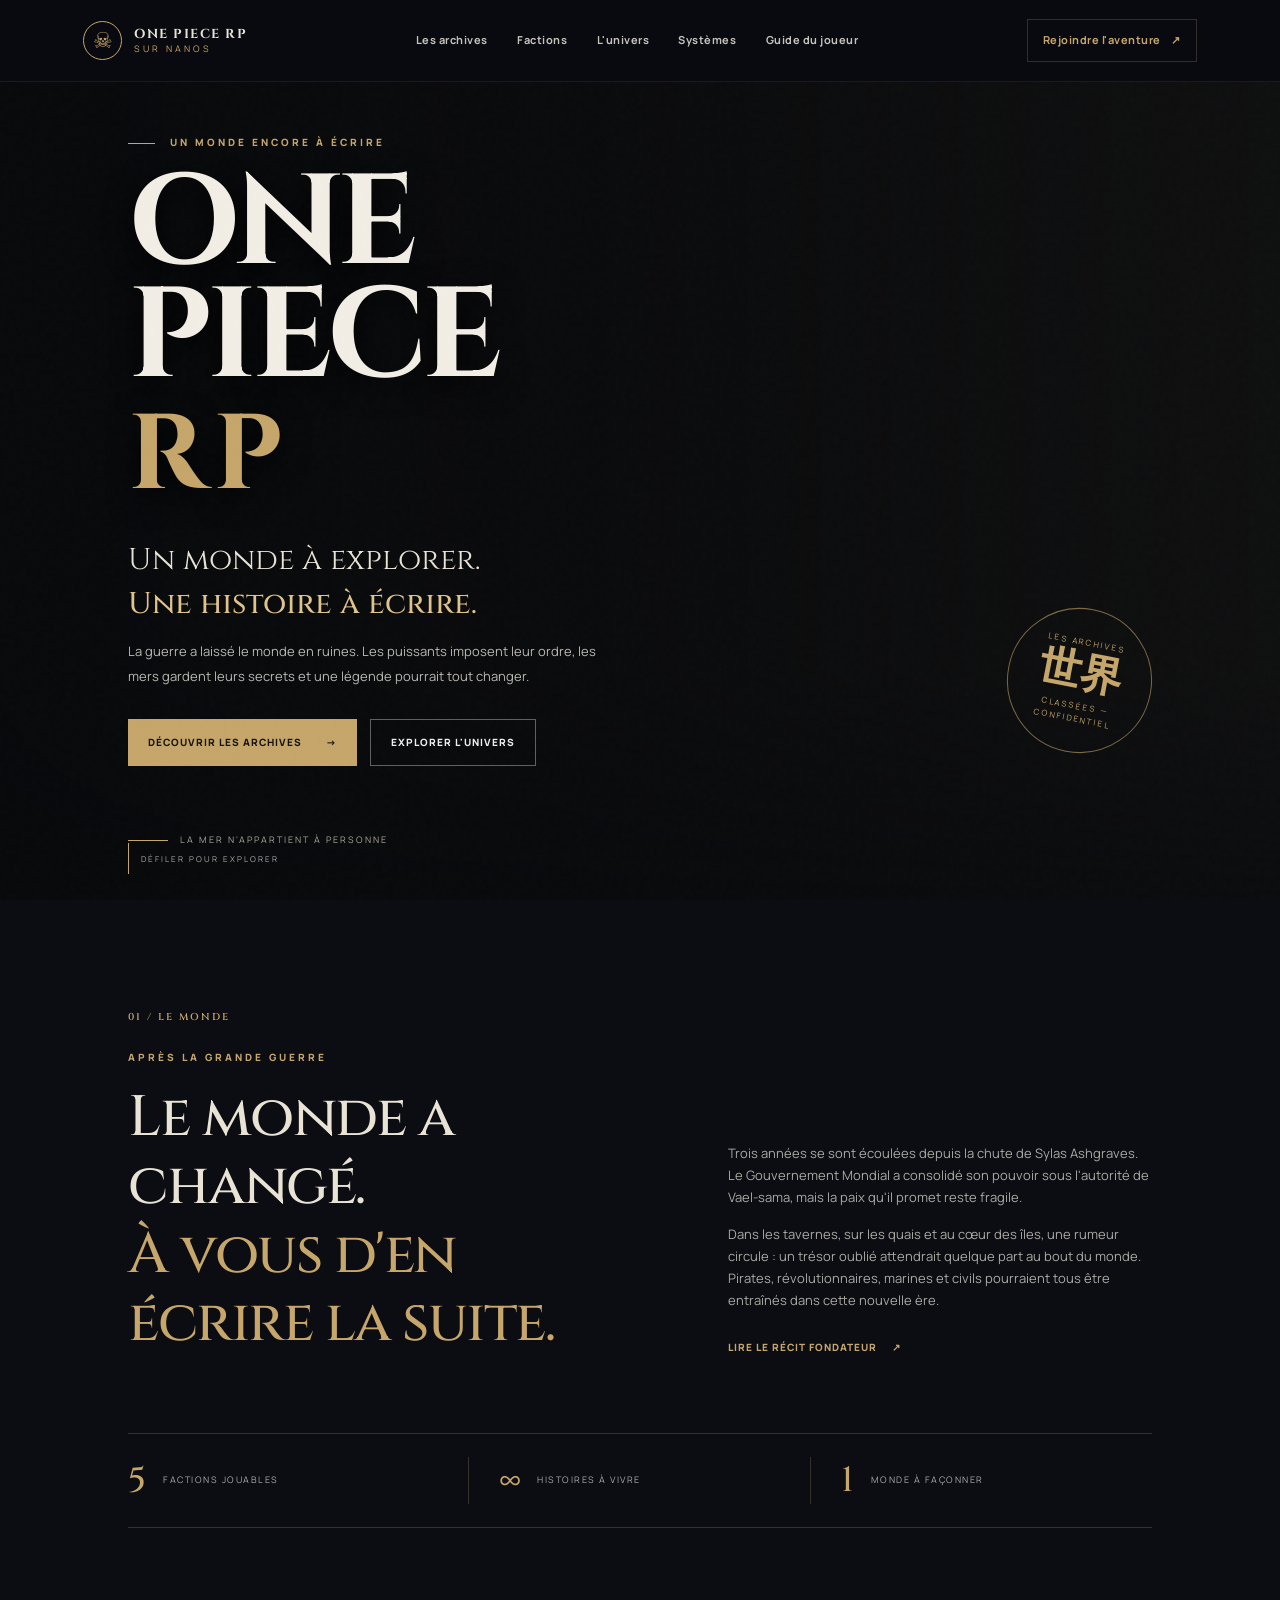
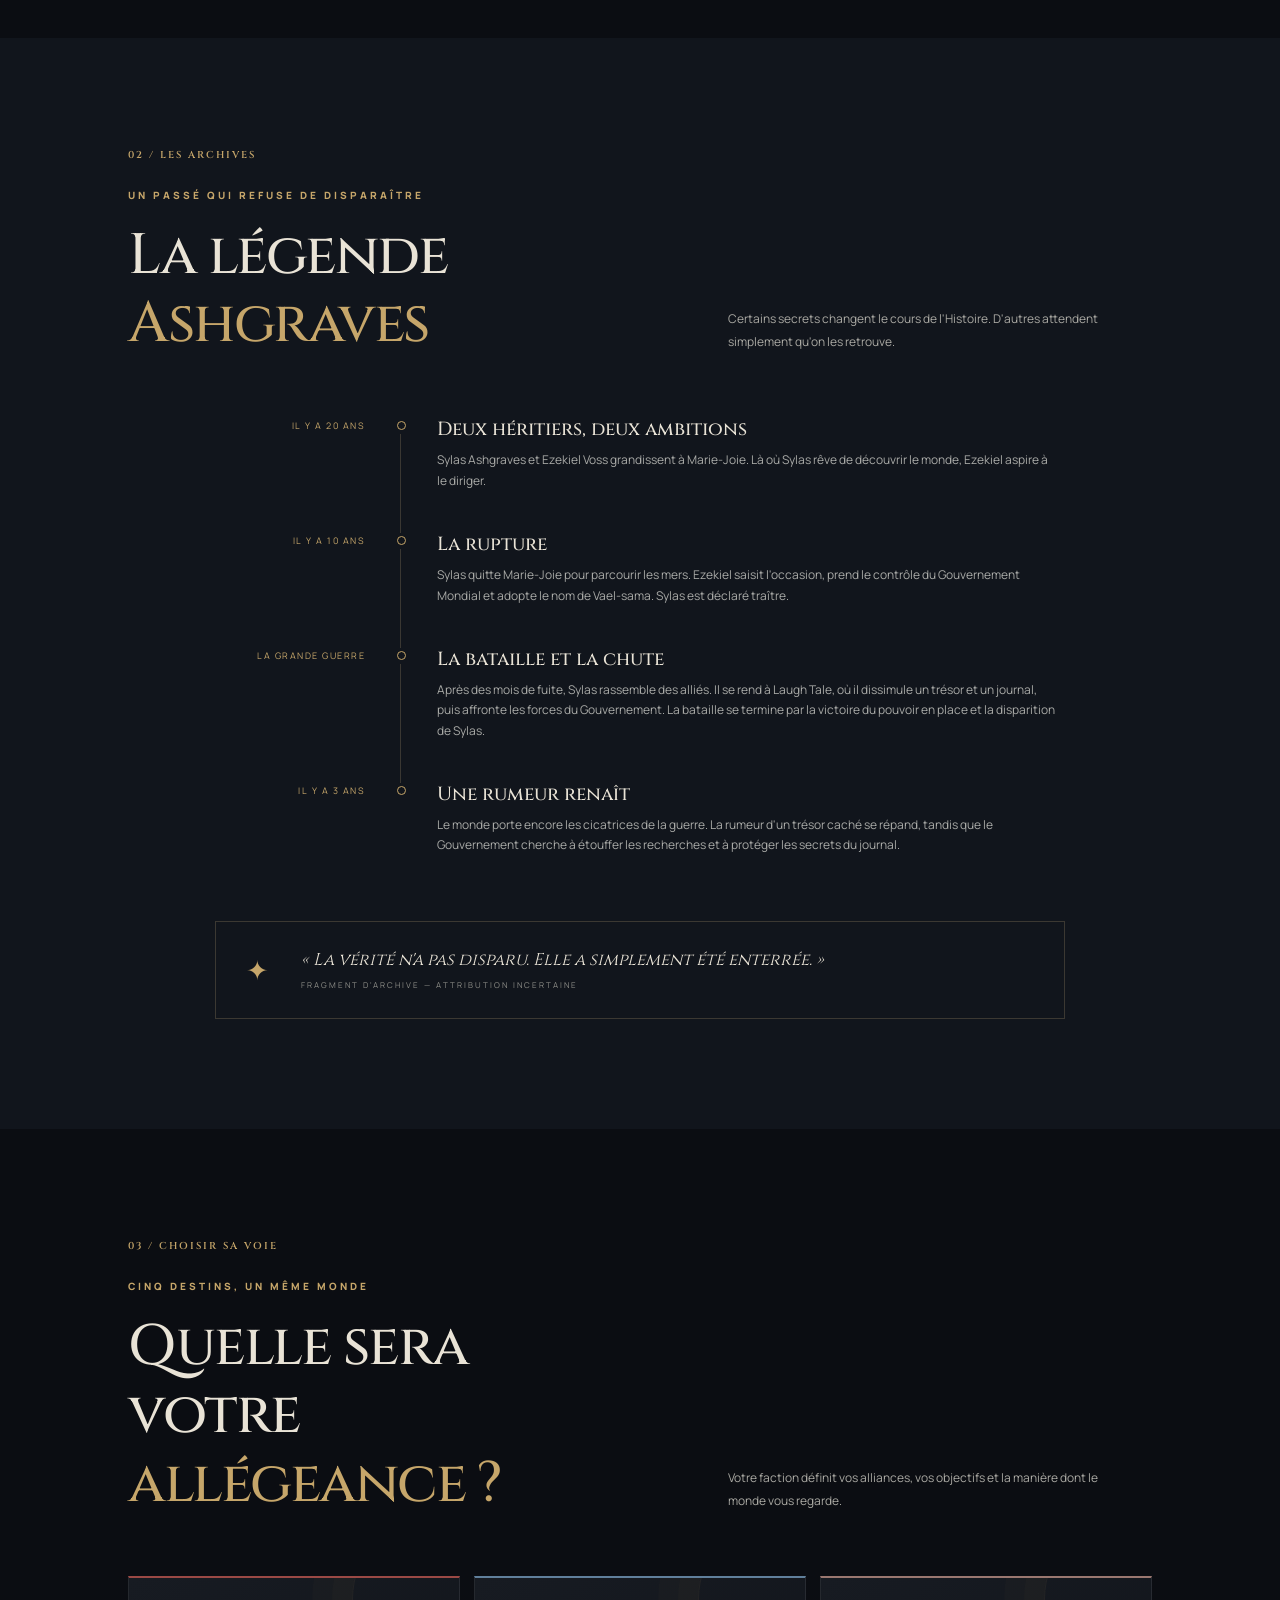
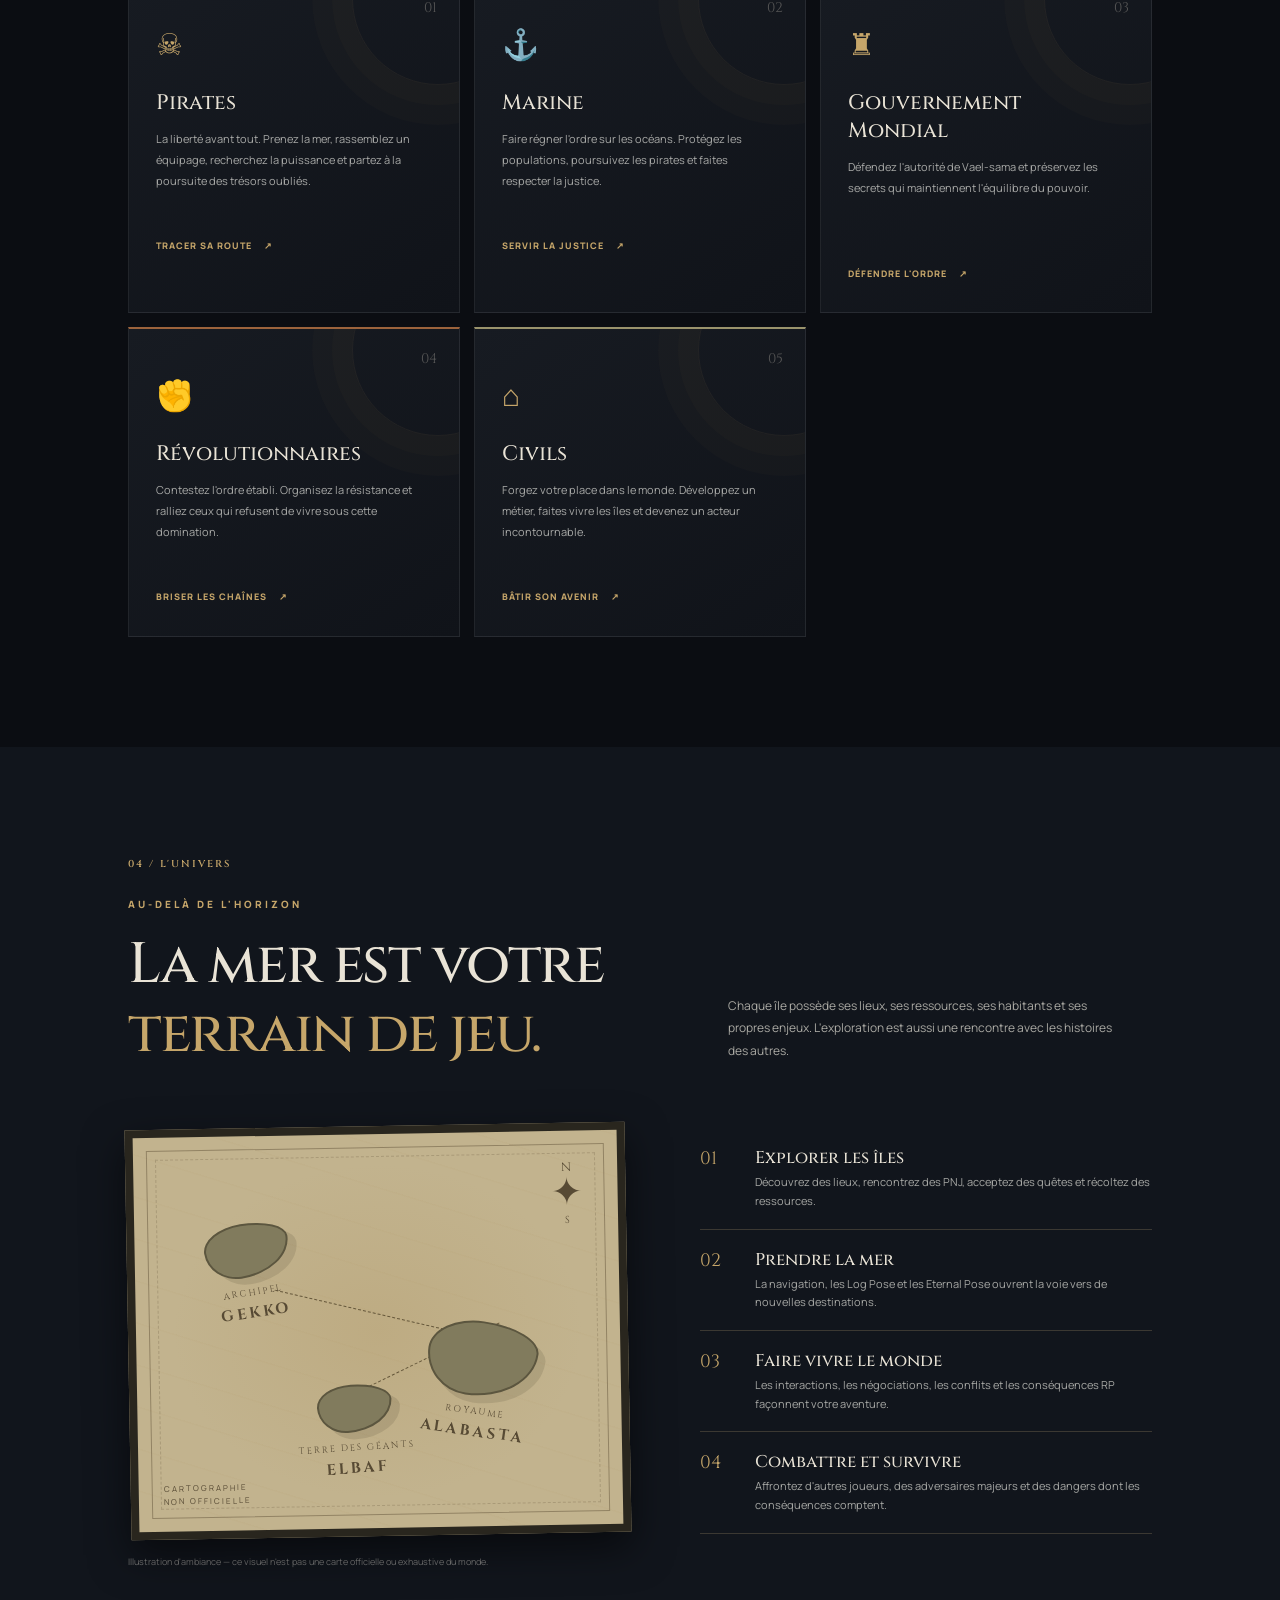
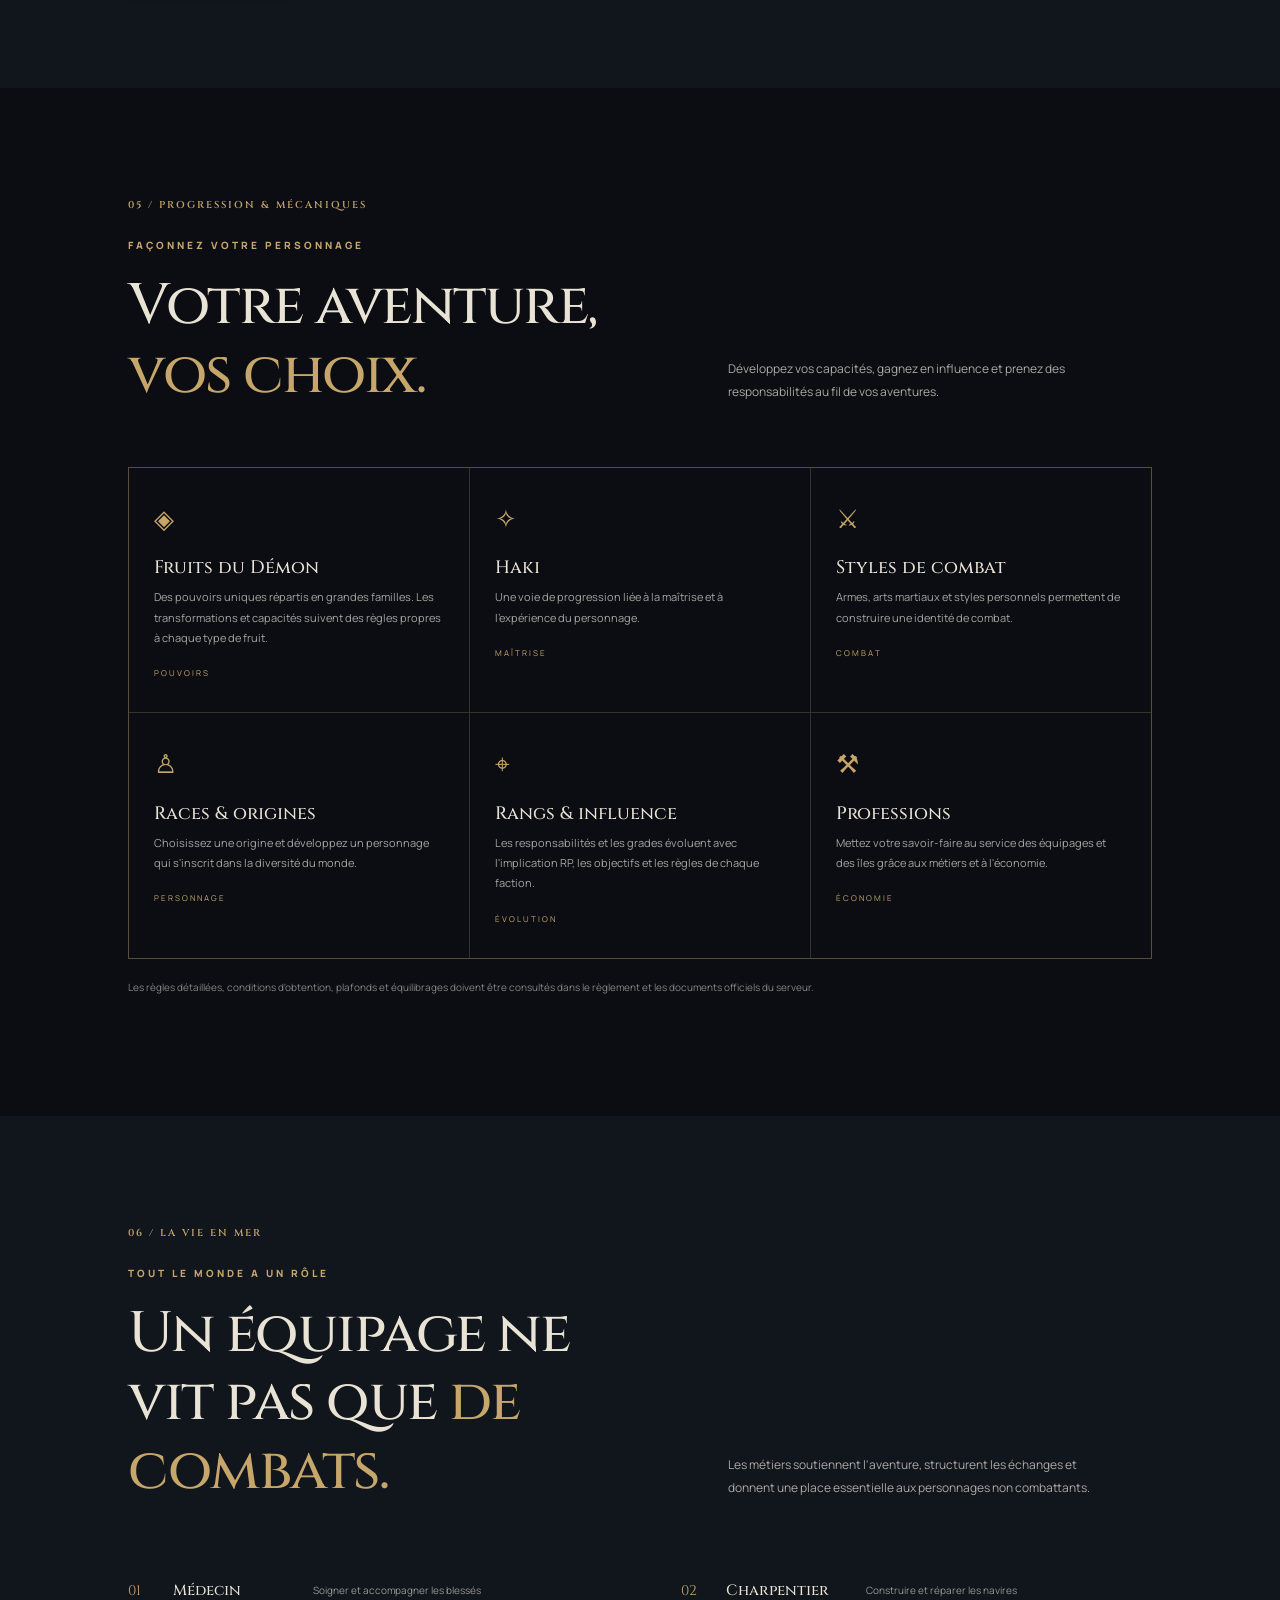
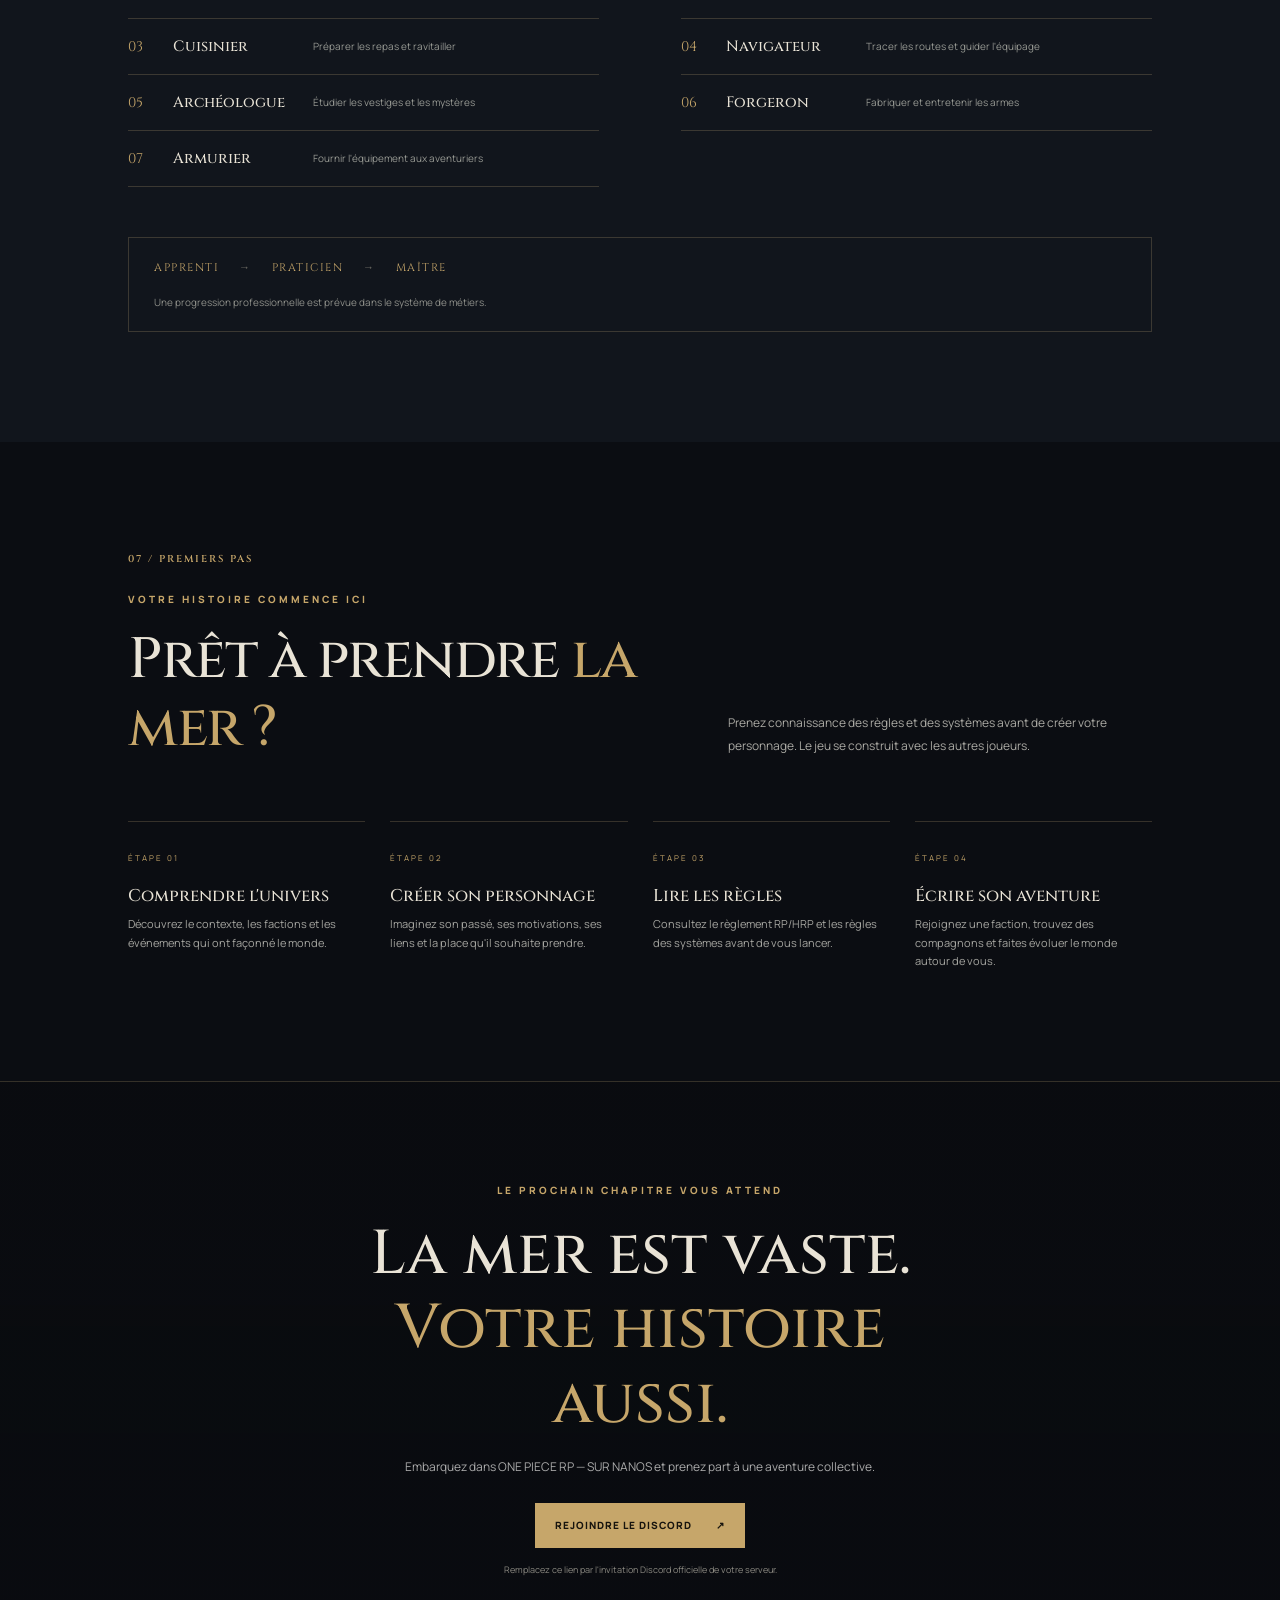
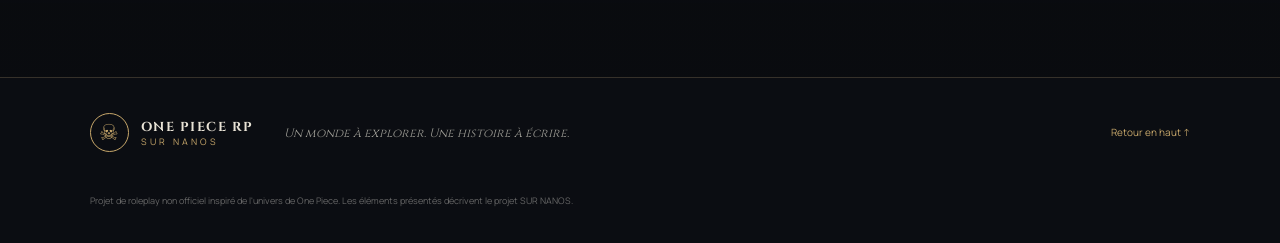
<file: one-piece-rp-site/one-piece-rp-site/index.html>
<!DOCTYPE html>
<html lang="fr">
<head>
  <meta charset="UTF-8" />
  <meta name="viewport" content="width=device-width, initial-scale=1.0" />
  <meta name="description" content="ONE PIECE RP — SUR NANOS. Un monde à explorer. Une histoire à écrire." />
  <meta name="theme-color" content="#0b0d12" />
  <title>ONE PIECE RP — SUR NANOS</title>
  <link rel="preconnect" href="https://fonts.googleapis.com">
  <link rel="preconnect" href="https://fonts.gstatic.com" crossorigin>
  <link href="https://fonts.googleapis.com/css2?family=Cinzel:wght@400;500;600;700;800&family=Manrope:wght@400;500;600;700;800&display=swap" rel="stylesheet">
  <link rel="stylesheet" href="style.css" />
</head>
<body>
  <div class="grain" aria-hidden="true"></div>
  <header class="site-header">
    <a class="brand" href="#accueil" aria-label="Accueil">
      <span class="brand-mark">☠</span>
      <span><strong>ONE PIECE RP</strong><small>SUR NANOS</small></span>
    </a>
    <button class="menu-toggle" aria-label="Ouvrir le menu" aria-expanded="false">☰</button>
    <nav class="main-nav" aria-label="Navigation principale">
      <a href="#lore">Les archives</a>
      <a href="#factions">Factions</a>
      <a href="#univers">L'univers</a>
      <a href="#systemes">Systèmes</a>
      <a href="#guide">Guide du joueur</a>
    </nav>
    <a class="nav-cta" href="#rejoindre">Rejoindre l'aventure <span>↗</span></a>
  </header>

  <main>
    <section class="hero" id="accueil">
      <div class="hero-backdrop"></div>
      <div class="hero-content">
        <p class="eyebrow"><span></span> UN MONDE ENCORE À ÉCRIRE</p>
        <h1>ONE PIECE<br><em>RP</em></h1>
        <p class="hero-subtitle">Un monde à explorer.<br><strong>Une histoire à écrire.</strong></p>
        <p class="hero-copy">La guerre a laissé le monde en ruines. Les puissants imposent leur ordre, les mers gardent leurs secrets et une légende pourrait tout changer.</p>
        <div class="hero-actions">
          <a class="button button-gold" href="#lore">Découvrir les archives <span>→</span></a>
          <a class="button button-ghost" href="#univers">Explorer l'univers</a>
        </div>
        <div class="hero-note"><span class="note-line"></span> LA MER N'APPARTIENT À PERSONNE</div>
      </div>
      <div class="hero-stamp"><span>LES ARCHIVES</span><b>世界</b><small>CLASSÉES — CONFIDENTIEL</small></div>
      <a class="scroll-cue" href="#intro"><span></span> DÉFILER POUR EXPLORER</a>
    </section>

    <section class="intro section" id="intro">
      <div class="section-kicker">01 / LE MONDE</div>
      <div class="intro-grid">
        <div>
          <p class="eyebrow">APRÈS LA GRANDE GUERRE</p>
          <h2>Le monde a changé.<br><em>À vous d'en écrire la suite.</em></h2>
        </div>
        <div class="intro-text">
          <p>Trois années se sont écoulées depuis la chute de Sylas Ashgraves. Le Gouvernement Mondial a consolidé son pouvoir sous l'autorité de Vael-sama, mais la paix qu'il promet reste fragile.</p>
          <p>Dans les tavernes, sur les quais et au cœur des îles, une rumeur circule : un trésor oublié attendrait quelque part au bout du monde. Pirates, révolutionnaires, marines et civils pourraient tous être entraînés dans cette nouvelle ère.</p>
          <a class="text-link" href="#lore">Lire le récit fondateur <span>↗</span></a>
        </div>
      </div>
      <div class="stat-strip">
        <div><strong>5</strong><span>FACTIONS JOUABLES</span></div>
        <div><strong>∞</strong><span>HISTOIRES À VIVRE</span></div>
        <div><strong>1</strong><span>MONDE À FAÇONNER</span></div>
      </div>
    </section>

    <section class="lore section section-dark" id="lore">
      <div class="section-heading">
        <div><div class="section-kicker">02 / LES ARCHIVES</div><p class="eyebrow">UN PASSÉ QUI REFUSE DE DISPARAÎTRE</p><h2>La légende <em>Ashgraves</em></h2></div>
        <p class="heading-aside">Certains secrets changent le cours de l'Histoire. D'autres attendent simplement qu'on les retrouve.</p>
      </div>
      <div class="timeline">
        <article class="timeline-item"><span class="timeline-date">IL Y A 20 ANS</span><div class="timeline-marker"></div><div><h3>Deux héritiers, deux ambitions</h3><p>Sylas Ashgraves et Ezekiel Voss grandissent à Marie-Joie. Là où Sylas rêve de découvrir le monde, Ezekiel aspire à le diriger.</p></div></article>
        <article class="timeline-item"><span class="timeline-date">IL Y A 10 ANS</span><div class="timeline-marker"></div><div><h3>La rupture</h3><p>Sylas quitte Marie-Joie pour parcourir les mers. Ezekiel saisit l'occasion, prend le contrôle du Gouvernement Mondial et adopte le nom de Vael-sama. Sylas est déclaré traître.</p></div></article>
        <article class="timeline-item"><span class="timeline-date">LA GRANDE GUERRE</span><div class="timeline-marker"></div><div><h3>La bataille et la chute</h3><p>Après des mois de fuite, Sylas rassemble des alliés. Il se rend à Laugh Tale, où il dissimule un trésor et un journal, puis affronte les forces du Gouvernement. La bataille se termine par la victoire du pouvoir en place et la disparition de Sylas.</p></div></article>
        <article class="timeline-item"><span class="timeline-date">IL Y A 3 ANS</span><div class="timeline-marker"></div><div><h3>Une rumeur renaît</h3><p>Le monde porte encore les cicatrices de la guerre. La rumeur d'un trésor caché se répand, tandis que le Gouvernement cherche à étouffer les recherches et à protéger les secrets du journal.</p></div></article>
      </div>
      <div class="lore-callout"><span class="callout-symbol">✦</span><p>« La vérité n'a pas disparu. Elle a simplement été enterrée. »</p><small>FRAGMENT D'ARCHIVE — ATTRIBUTION INCERTAINE</small></div>
    </section>

    <section class="factions section" id="factions">
      <div class="section-heading">
        <div><div class="section-kicker">03 / CHOISIR SA VOIE</div><p class="eyebrow">CINQ DESTINS, UN MÊME MONDE</p><h2>Quelle sera votre <em>allégeance ?</em></h2></div>
        <p class="heading-aside">Votre faction définit vos alliances, vos objectifs et la manière dont le monde vous regarde.</p>
      </div>
      <div class="faction-grid">
        <article class="faction-card pirate"><div class="faction-number">01</div><div class="faction-icon">☠</div><h3>Pirates</h3><p>La liberté avant tout. Prenez la mer, rassemblez un équipage, recherchez la puissance et partez à la poursuite des trésors oubliés.</p><a href="#guide">Tracer sa route <span>↗</span></a></article>
        <article class="faction-card marine"><div class="faction-number">02</div><div class="faction-icon">⚓</div><h3>Marine</h3><p>Faire régner l'ordre sur les océans. Protégez les populations, poursuivez les pirates et faites respecter la justice.</p><a href="#guide">Servir la justice <span>↗</span></a></article>
        <article class="faction-card government"><div class="faction-number">03</div><div class="faction-icon">♜</div><h3>Gouvernement Mondial</h3><p>Défendez l'autorité de Vael-sama et préservez les secrets qui maintiennent l'équilibre du pouvoir.</p><a href="#guide">Défendre l'ordre <span>↗</span></a></article>
        <article class="faction-card revolution"><div class="faction-number">04</div><div class="faction-icon">✊</div><h3>Révolutionnaires</h3><p>Contestez l'ordre établi. Organisez la résistance et ralliez ceux qui refusent de vivre sous cette domination.</p><a href="#guide">Briser les chaînes <span>↗</span></a></article>
        <article class="faction-card civilian"><div class="faction-number">05</div><div class="faction-icon">⌂</div><h3>Civils</h3><p>Forgez votre place dans le monde. Développez un métier, faites vivre les îles et devenez un acteur incontournable.</p><a href="#guide">Bâtir son avenir <span>↗</span></a></article>
      </div>
    </section>

    <section class="world section section-dark" id="univers">
      <div class="section-heading">
        <div><div class="section-kicker">04 / L'UNIVERS</div><p class="eyebrow">AU-DELÀ DE L'HORIZON</p><h2>La mer est votre <em>terrain de jeu.</em></h2></div>
        <p class="heading-aside">Chaque île possède ses lieux, ses ressources, ses habitants et ses propres enjeux. L'exploration est aussi une rencontre avec les histoires des autres.</p>
      </div>
      <div class="world-layout">
        <div class="map-art" role="img" aria-label="Illustration décorative d'une ancienne carte maritime">
          <div class="map-compass">N<br><span>✦</span><small>S</small></div><div class="map-island island-one"><i></i><span>ARCHIPEL</span><b>GEKKO</b></div><div class="map-island island-two"><i></i><span>ROYAUME</span><b>ALABASTA</b></div><div class="map-island island-three"><i></i><span>TERRE DES GÉANTS</span><b>ELBAF</b></div><div class="map-route route-one"></div><div class="map-route route-two"></div><div class="map-label">CARTOGRAPHIE<br>NON OFFICIELLE</div>
        </div>
        <div class="world-points">
          <article><span>01</span><div><h3>Explorer les îles</h3><p>Découvrez des lieux, rencontrez des PNJ, acceptez des quêtes et récoltez des ressources.</p></div></article>
          <article><span>02</span><div><h3>Prendre la mer</h3><p>La navigation, les Log Pose et les Eternal Pose ouvrent la voie vers de nouvelles destinations.</p></div></article>
          <article><span>03</span><div><h3>Faire vivre le monde</h3><p>Les interactions, les négociations, les conflits et les conséquences RP façonnent votre aventure.</p></div></article>
          <article><span>04</span><div><h3>Combattre et survivre</h3><p>Affrontez d'autres joueurs, des adversaires majeurs et des dangers dont les conséquences comptent.</p></div></article>
        </div>
      </div>
      <p class="map-disclaimer">Illustration d'ambiance — ce visuel n'est pas une carte officielle ou exhaustive du monde.</p>
    </section>

    <section class="systems section" id="systemes">
      <div class="section-heading">
        <div><div class="section-kicker">05 / PROGRESSION & MÉCANIQUES</div><p class="eyebrow">FAÇONNEZ VOTRE PERSONNAGE</p><h2>Votre aventure, <em>vos choix.</em></h2></div>
        <p class="heading-aside">Développez vos capacités, gagnez en influence et prenez des responsabilités au fil de vos aventures.</p>
      </div>
      <div class="system-grid">
        <article class="system-card"><span class="system-icon">◈</span><h3>Fruits du Démon</h3><p>Des pouvoirs uniques répartis en grandes familles. Les transformations et capacités suivent des règles propres à chaque type de fruit.</p><span class="system-tag">POUVOIRS</span></article>
        <article class="system-card"><span class="system-icon">✧</span><h3>Haki</h3><p>Une voie de progression liée à la maîtrise et à l'expérience du personnage.</p><span class="system-tag">MAÎTRISE</span></article>
        <article class="system-card"><span class="system-icon">⚔</span><h3>Styles de combat</h3><p>Armes, arts martiaux et styles personnels permettent de construire une identité de combat.</p><span class="system-tag">COMBAT</span></article>
        <article class="system-card"><span class="system-icon">♙</span><h3>Races & origines</h3><p>Choisissez une origine et développez un personnage qui s'inscrit dans la diversité du monde.</p><span class="system-tag">PERSONNAGE</span></article>
        <article class="system-card"><span class="system-icon">⌖</span><h3>Rangs & influence</h3><p>Les responsabilités et les grades évoluent avec l'implication RP, les objectifs et les règles de chaque faction.</p><span class="system-tag">ÉVOLUTION</span></article>
        <article class="system-card"><span class="system-icon">⚒</span><h3>Professions</h3><p>Mettez votre savoir-faire au service des équipages et des îles grâce aux métiers et à l'économie.</p><span class="system-tag">ÉCONOMIE</span></article>
      </div>
      <p class="small-note">Les règles détaillées, conditions d'obtention, plafonds et équilibrages doivent être consultés dans le règlement et les documents officiels du serveur.</p>
    </section>

    <section class="professions section section-dark">
      <div class="section-heading"><div><div class="section-kicker">06 / LA VIE EN MER</div><p class="eyebrow">TOUT LE MONDE A UN RÔLE</p><h2>Un équipage ne vit pas que <em>de combats.</em></h2></div><p class="heading-aside">Les métiers soutiennent l'aventure, structurent les échanges et donnent une place essentielle aux personnages non combattants.</p></div>
      <div class="profession-list">
        <div><span>01</span><b>Médecin</b><small>Soigner et accompagner les blessés</small></div>
        <div><span>02</span><b>Charpentier</b><small>Construire et réparer les navires</small></div>
        <div><span>03</span><b>Cuisinier</b><small>Préparer les repas et ravitailler</small></div>
        <div><span>04</span><b>Navigateur</b><small>Tracer les routes et guider l'équipage</small></div>
        <div><span>05</span><b>Archéologue</b><small>Étudier les vestiges et les mystères</small></div>
        <div><span>06</span><b>Forgeron</b><small>Fabriquer et entretenir les armes</small></div>
        <div><span>07</span><b>Armurier</b><small>Fournir l'équipement aux aventuriers</small></div>
      </div>
      <div class="career-note"><span>APPRENTI</span><i>→</i><span>PRATICIEN</span><i>→</i><span>MAÎTRE</span><small>Une progression professionnelle est prévue dans le système de métiers.</small></div>
    </section>

    <section class="guide section" id="guide">
      <div class="section-heading"><div><div class="section-kicker">07 / PREMIERS PAS</div><p class="eyebrow">VOTRE HISTOIRE COMMENCE ICI</p><h2>Prêt à prendre <em>la mer ?</em></h2></div><p class="heading-aside">Prenez connaissance des règles et des systèmes avant de créer votre personnage. Le jeu se construit avec les autres joueurs.</p></div>
      <div class="guide-steps">
        <article><span>ÉTAPE 01</span><h3>Comprendre l'univers</h3><p>Découvrez le contexte, les factions et les événements qui ont façonné le monde.</p></article>
        <article><span>ÉTAPE 02</span><h3>Créer son personnage</h3><p>Imaginez son passé, ses motivations, ses liens et la place qu'il souhaite prendre.</p></article>
        <article><span>ÉTAPE 03</span><h3>Lire les règles</h3><p>Consultez le règlement RP/HRP et les règles des systèmes avant de vous lancer.</p></article>
        <article><span>ÉTAPE 04</span><h3>Écrire son aventure</h3><p>Rejoignez une faction, trouvez des compagnons et faites évoluer le monde autour de vous.</p></article>
      </div>
    </section>

    <section class="join" id="rejoindre">
      <div class="join-inner"><p class="eyebrow">LE PROCHAIN CHAPITRE VOUS ATTEND</p><h2>La mer est vaste.<br><em>Votre histoire aussi.</em></h2><p>Embarquez dans ONE PIECE RP — SUR NANOS et prenez part à une aventure collective.</p><a class="button button-gold" href="https://discord.com/" target="_blank" rel="noopener">Rejoindre le Discord <span>↗</span></a><small>Remplacez ce lien par l'invitation Discord officielle de votre serveur.</small></div>
    </section>
  </main>

  <footer class="site-footer"><a class="brand" href="#accueil"><span class="brand-mark">☠</span><span><strong>ONE PIECE RP</strong><small>SUR NANOS</small></span></a><p>Un monde à explorer. Une histoire à écrire.</p><a href="#accueil">Retour en haut ↑</a><small class="footer-legal">Projet de roleplay non officiel inspiré de l'univers de One Piece. Les éléments présentés décrivent le projet SUR NANOS.</small></footer>
  <script>
    const toggle = document.querySelector('.menu-toggle');
    const nav = document.querySelector('.main-nav');
    toggle.addEventListener('click', () => {
      const open = nav.classList.toggle('is-open');
      toggle.setAttribute('aria-expanded', String(open));
    });
    nav.querySelectorAll('a').forEach(link => link.addEventListener('click', () => {
      nav.classList.remove('is-open');
      toggle.setAttribute('aria-expanded', 'false');
    }));
  </script>
</body>
</html>
</file>
<file: one-piece-rp-site/one-piece-rp-site/style.css>
:root{--bg:#0b0d12;--bg2:#11151c;--panel:#151a22;--gold:#c6a66a;--gold2:#e0c48c;--cream:#e9e3d6;--muted:#a5a39d;--line:rgba(224,196,140,.2);--red:#8d3434;--serif:'Cinzel',Georgia,serif;--sans:'Manrope',Arial,sans-serif}*{box-sizing:border-box}html{scroll-behavior:smooth;scroll-padding-top:86px}body{margin:0;background:var(--bg);color:var(--cream);font-family:var(--sans);line-height:1.7}a{color:inherit;text-decoration:none}.grain{position:fixed;inset:0;pointer-events:none;z-index:20;opacity:.035;background-image:url("data:image/svg+xml,%3Csvg viewBox='0 0 180 180' xmlns='http://www.w3.org/2000/svg'%3E%3Cfilter id='n'%3E%3CfeTurbulence type='fractalNoise' baseFrequency='.9' numOctaves='3' stitchTiles='stitch'/%3E%3C/filter%3E%3Crect width='100%25' height='100%25' filter='url(%23n)' opacity='.5'/%3E%3C/svg%3E")}.site-header{height:82px;padding:0 6.5%;display:flex;align-items:center;justify-content:space-between;gap:30px;background:rgba(9,11,16,.94);border-bottom:1px solid rgba(255,255,255,.07);position:sticky;top:0;z-index:30;backdrop-filter:blur(14px)}.brand{display:flex;align-items:center;gap:12px;flex-shrink:0}.brand-mark{width:39px;height:39px;border:1px solid var(--gold);color:var(--gold);display:grid;place-items:center;border-radius:50%;font-size:22px}.brand strong,.brand small{display:block;line-height:1.35}.brand strong{font:700 13px var(--serif);letter-spacing:1.5px}.brand small{font-size:9px;letter-spacing:3px;color:var(--gold)}.main-nav{display:flex;gap:clamp(15px,2.3vw,34px);align-items:center}.main-nav a,.nav-cta{font-size:11px;font-weight:700;letter-spacing:.5px;color:#c5c3bc;transition:color .2s}.main-nav a:hover,.nav-cta:hover{color:var(--gold2)}.nav-cta{color:var(--gold);border:1px solid var(--line);padding:11px 15px}.nav-cta span{padding-left:8px}.menu-toggle{display:none;background:none;border:0;color:var(--gold);font-size:24px}.hero{min-height:690px;height:min(850px,calc(100vh - 82px));position:relative;display:flex;align-items:center;padding:70px 10%;overflow:hidden;background:#111}.hero-backdrop{position:absolute;inset:0;background:linear-gradient(90deg,rgba(7,9,13,.96) 0%,rgba(7,9,13,.78) 43%,rgba(7,9,13,.18) 100%),linear-gradient(0deg,#0b0d12 0%,transparent 28%),url('https://images.unsplash.com/photo-1510414842594-a61c69b5ae57?auto=format&fit=crop&w=2200&q=85') center 48%/cover;filter:saturate(.55)}.hero-content{position:relative;z-index:1;max-width:660px}.eyebrow{font-size:10px;font-weight:800;letter-spacing:3px;color:var(--gold);margin:0 0 18px}.eyebrow span{display:inline-block;width:27px;height:1px;background:var(--gold);vertical-align:middle;margin-right:10px}.hero h1{font:700 clamp(68px,10vw,132px)/.88 var(--serif);letter-spacing:-5px;margin:0;color:#f2eee5;text-shadow:0 8px 30px #000}.hero h1 em{font-style:normal;color:var(--gold);font-size:.83em;letter-spacing:7px}.hero-subtitle{font:400 clamp(21px,3vw,30px)/1.45 var(--serif);margin:32px 0 12px}.hero-subtitle strong{color:var(--gold2);font-weight:500}.hero-copy{color:#b9b8b2;max-width:480px;font-size:13px;line-height:1.9}.hero-actions{display:flex;gap:13px;margin-top:31px;flex-wrap:wrap}.button{display:inline-flex;align-items:center;gap:24px;padding:14px 20px;font-size:10px;font-weight:800;letter-spacing:1px;text-transform:uppercase;transition:transform .2s,background .2s}.button:hover{transform:translateY(-3px)}.button-gold{background:var(--gold);color:#17140e}.button-gold:hover{background:var(--gold2)}.button-ghost{border:1px solid rgba(255,255,255,.35);color:#eee}.hero-note{display:flex;align-items:center;gap:12px;margin-top:66px;color:#a9a69c;font-size:9px;letter-spacing:2px}.note-line{width:40px;height:1px;background:var(--gold)}.hero-stamp{position:absolute;right:10%;bottom:18%;width:145px;height:145px;border:1px solid rgba(198,166,106,.6);border-radius:50%;display:flex;flex-direction:column;align-items:center;justify-content:center;color:var(--gold);transform:rotate(11deg);text-align:center}.hero-stamp span,.hero-stamp small{font-size:8px;letter-spacing:2px}.hero-stamp b{font:600 42px var(--serif);line-height:1.2}.scroll-cue{position:absolute;bottom:26px;left:10%;font-size:8px;letter-spacing:2px;color:#aaa;display:flex;align-items:center;gap:12px}.scroll-cue span{height:31px;width:1px;background:var(--gold)}.section{padding:110px 10%;position:relative}.section-dark{background:var(--bg2)}.section-kicker{font:600 10px var(--serif);letter-spacing:2px;color:var(--gold);margin-bottom:25px}.intro-grid,.section-heading{display:grid;grid-template-columns:1.1fr .9fr;gap:8%;align-items:end}.section h2{font:500 clamp(34px,4.5vw,57px)/1.2 var(--serif);letter-spacing:-1.5px;margin:0}.section h2 em,.join h2 em{font-style:normal;color:var(--gold)}.intro-text{max-width:520px;color:#aaa9a3;font-size:13px}.intro-text p{margin:0 0 15px}.text-link{display:inline-block;color:var(--gold);font-size:10px;font-weight:800;letter-spacing:1px;text-transform:uppercase;margin-top:13px}.text-link span{padding-left:12px}.stat-strip{display:grid;grid-template-columns:repeat(3,1fr);border-top:1px solid var(--line);border-bottom:1px solid var(--line);margin-top:75px;padding:23px 0}.stat-strip div{display:flex;align-items:center;gap:17px;padding-left:30px;border-right:1px solid var(--line)}.stat-strip div:first-child{padding-left:0}.stat-strip div:last-child{border:0}.stat-strip strong{font:500 35px var(--serif);color:var(--gold)}.stat-strip span{font-size:9px;letter-spacing:1.5px;color:#aaa}.section-heading{margin-bottom:58px}.heading-aside{font-size:12px;color:#aaa9a3;max-width:390px;margin:0 0 5px;line-height:1.9}.timeline{max-width:850px;margin:0 auto}.timeline-item{display:grid;grid-template-columns:150px 22px 1fr;gap:25px;position:relative;padding-bottom:40px}.timeline-item:not(:last-child):after{content:'';position:absolute;left:185px;top:18px;bottom:-2px;width:1px;background:var(--line)}.timeline-date{font-size:9px;letter-spacing:1.5px;color:var(--gold);padding-top:2px;text-align:right}.timeline-marker{width:9px;height:9px;border:1px solid var(--gold);background:var(--bg2);border-radius:50%;margin:5px auto;z-index:1}.timeline-item h3{font:500 19px var(--serif);margin:0 0 8px}.timeline-item p{font-size:12px;color:#a9aaa7;margin:0;max-width:620px}.lore-callout{border:1px solid var(--line);max-width:850px;margin:25px auto 0;padding:25px 30px;display:grid;grid-template-columns:40px 1fr;column-gap:15px;align-items:center}.callout-symbol{color:var(--gold);font-size:27px;grid-row:span 2}.lore-callout p{font:italic 17px var(--serif);margin:0}.lore-callout small{font-size:8px;letter-spacing:2px;color:#8e8e88;margin-top:6px}.faction-grid{display:grid;grid-template-columns:repeat(3,1fr);gap:14px}.faction-card{min-height:310px;padding:27px;background:linear-gradient(145deg,#171b22,#101319);border:1px solid rgba(255,255,255,.07);position:relative;overflow:hidden;transition:transform .25s,border-color .25s}.faction-card:hover{transform:translateY(-5px);border-color:var(--line)}.faction-card:before{content:'';position:absolute;width:170px;height:170px;border:1px solid rgba(198,166,106,.08);border-radius:50%;right:-65px;top:-65px;box-shadow:0 0 0 20px rgba(198,166,106,.025),0 0 0 40px rgba(198,166,106,.02)}.faction-number{position:absolute;right:22px;top:20px;font:14px var(--serif);color:#555}.faction-icon{font-size:30px;color:var(--gold);margin:13px 0 20px}.faction-card h3{font:500 21px var(--serif);margin:0 0 12px}.faction-card p{font-size:11px;color:#a8a9a7;line-height:1.9;min-height:85px}.faction-card a{display:inline-block;margin-top:13px;color:var(--gold);font-size:9px;font-weight:800;letter-spacing:1px;text-transform:uppercase}.faction-card a span{padding-left:9px}.government{border-top:2px solid #9a7770}.pirate{border-top:2px solid #9b4945}.marine{border-top:2px solid #607f9b}.revolution{border-top:2px solid #9c633c}.civilian{border-top:2px solid #9a936c}.world-layout{display:grid;grid-template-columns:1.05fr .95fr;gap:7%;align-items:center}.map-art{height:410px;position:relative;overflow:hidden;background:radial-gradient(ellipse at 50% 50%,rgba(173,143,88,.22),transparent 60%),repeating-linear-gradient(18deg,transparent 0 38px,rgba(177,151,102,.08) 39px 40px),#c2b38e;color:#574a34;border:8px solid #29261e;box-shadow:0 15px 40px #0008;transform:rotate(-1deg)}.map-art:before,.map-art:after{content:'';position:absolute;inset:13px;border:1px solid rgba(74,59,36,.4)}.map-art:after{inset:22px;border-style:dashed;opacity:.5}.map-compass{position:absolute;right:35px;top:28px;text-align:center;font:12px var(--serif);z-index:2}.map-compass span{font-size:38px;line-height:1}.map-compass small{display:block}.map-island{position:absolute;z-index:2;text-align:center;transform:rotate(-8deg);font-family:var(--serif);font-size:9px;letter-spacing:2px}.map-island i{display:block;width:85px;height:54px;margin:auto auto 8px;background:#817b5d;border:2px solid #5c563f;border-radius:47% 53% 61% 39%/44% 34% 66% 56%;box-shadow:8px 7px 0 rgba(71,64,44,.15)}.map-island b{display:block;font-size:15px;letter-spacing:3px}.island-one{left:15%;top:22%}.island-two{right:18%;top:48%;transform:rotate(9deg)}.island-two i{width:110px;height:75px}.island-three{left:33%;bottom:12%;transform:rotate(-3deg)}.island-three i{width:75px;height:48px}.map-route{position:absolute;border-top:1px dashed #66583b;transform-origin:left}.route-one{left:29%;top:39%;width:42%;transform:rotate(14deg)}.route-two{left:46%;top:65%;width:32%;transform:rotate(-25deg)}.map-label{position:absolute;left:25px;bottom:23px;font-size:8px;letter-spacing:2px;line-height:1.6}.world-points article{display:grid;grid-template-columns:38px 1fr;gap:17px;padding:18px 0;border-bottom:1px solid var(--line)}.world-points article>span{font:18px var(--serif);color:var(--gold)}.world-points h3{font:500 17px var(--serif);margin:0 0 4px}.world-points p{font-size:11px;color:#a6a7a4;margin:0}.map-disclaimer{font-size:9px;color:#777;margin-top:18px}.system-grid{display:grid;grid-template-columns:repeat(3,1fr);gap:1px;background:var(--line);border:1px solid var(--line)}.system-card{background:var(--bg);padding:28px 25px;min-height:225px;position:relative}.system-icon{font-size:26px;color:var(--gold)}.system-card h3{font:500 18px var(--serif);margin:15px 0 7px}.system-card p{font-size:11px;color:#a5a5a0;margin:0;line-height:1.85}.system-tag{display:inline-block;margin-top:18px;font-size:8px;letter-spacing:2px;color:var(--gold)}.small-note{font-size:10px;color:#858681;margin-top:20px}.profession-list{display:grid;grid-template-columns:1fr 1fr;column-gap:8%;}.profession-list>div{display:grid;grid-template-columns:35px 130px 1fr;align-items:center;gap:10px;padding:17px 0;border-bottom:1px solid var(--line)}.profession-list span{font:14px var(--serif);color:var(--gold)}.profession-list b{font:500 15px var(--serif)}.profession-list small{font-size:10px;color:#969892}.career-note{margin-top:50px;padding:22px 25px;border:1px solid var(--line);display:flex;align-items:center;gap:20px;flex-wrap:wrap;color:var(--gold);font:11px var(--serif);letter-spacing:1.5px}.career-note i{font-style:normal;color:#6f6d66}.career-note small{width:100%;font:10px var(--sans);letter-spacing:0;color:#8e8f89}.guide-steps{display:grid;grid-template-columns:repeat(4,1fr);gap:25px}.guide-steps article{border-top:1px solid var(--line);padding-top:20px}.guide-steps span{font-size:8px;letter-spacing:2px;color:var(--gold)}.guide-steps h3{font:500 17px var(--serif);margin:15px 0 8px}.guide-steps p{font-size:11px;color:#a5a5a0;margin:0}.join{padding:100px 20px;text-align:center;background:linear-gradient(0deg,rgba(9,11,15,.93),rgba(9,11,15,.82)),url('https://images.unsplash.com/photo-1500375592092-40eb2168fd21?auto=format&fit=crop&w=2000&q=85') center 55%/cover;border-top:1px solid var(--line)}.join-inner{max-width:650px;margin:auto}.join h2{font:500 clamp(39px,5vw,62px)/1.2 var(--serif);margin:0 0 17px}.join-inner>p:not(.eyebrow){font-size:12px;color:#aaa;margin:0 auto 25px;max-width:480px}.join .button{margin-bottom:14px}.join small{display:block;font-size:9px;color:#8b8981}.site-footer{padding:35px 7%;display:flex;align-items:center;gap:30px;border-top:1px solid var(--line);flex-wrap:wrap}.site-footer>p{font:italic 12px var(--serif);color:#9c9b94;margin-right:auto}.site-footer>a:not(.brand){font-size:10px;color:var(--gold)}.footer-legal{width:100%;font-size:9px;color:#666;margin-top:10px}
@media(max-width:1050px){.site-header{padding:0 4%}.main-nav{gap:14px}.main-nav a{font-size:10px}.nav-cta{font-size:9px;padding:10px}.section{padding:85px 7%}.hero{padding-left:8%}.faction-grid{grid-template-columns:repeat(2,1fr)}}
@media(max-width:760px){html{scroll-padding-top:70px}.site-header{height:70px;padding:0 6%}.menu-toggle{display:block;order:3}.nav-cta{margin-left:auto;margin-right:10px;padding:8px 10px;font-size:8px}.main-nav{display:none;position:absolute;top:69px;left:0;right:0;background:#0d1016;padding:18px 7% 25px;border-bottom:1px solid var(--line);flex-direction:column;align-items:flex-start;gap:17px}.main-nav.is-open{display:flex}.main-nav a{font-size:11px}.hero{height:auto;min-height:690px;padding:90px 7% 90px}.hero-backdrop{background-position:58% center}.hero h1{font-size:clamp(65px,18vw,100px)}.hero-stamp{right:7%;bottom:12%;width:100px;height:100px;opacity:.75}.hero-stamp b{font-size:29px}.hero-stamp span,.hero-stamp small{font-size:6px}.hero-note{margin-top:48px}.scroll-cue{left:7%}.section{padding:75px 7%}.intro-grid,.section-heading{grid-template-columns:1fr;gap:20px}.section-heading{margin-bottom:38px}.section h2{font-size:clamp(34px,9vw,48px)}.stat-strip{margin-top:45px}.stat-strip div{padding-left:12px;gap:8px;flex-direction:column;align-items:flex-start}.stat-strip strong{font-size:28px}.stat-strip span{font-size:7px;letter-spacing:1px}.timeline-item{grid-template-columns:90px 16px 1fr;gap:12px}.timeline-item:not(:last-child):after{left:98px}.timeline-date{font-size:7px;letter-spacing:.8px}.timeline-item h3{font-size:16px}.timeline-item p{font-size:10px}.lore-callout{padding:20px 16px}.lore-callout p{font-size:14px}.faction-grid{grid-template-columns:1fr}.faction-card{min-height:260px}.faction-card p{min-height:0}.world-layout{grid-template-columns:1fr;gap:35px}.map-art{height:330px}.system-grid{grid-template-columns:1fr 1fr}.system-card{padding:21px 17px;min-height:230px}.profession-list{grid-template-columns:1fr}.profession-list>div{grid-template-columns:28px 105px 1fr}.profession-list small{font-size:9px}.guide-steps{grid-template-columns:1fr 1fr;gap:28px 18px}.career-note{gap:10px;padding:18px 15px;font-size:9px}.site-footer{padding:30px 7%;gap:17px}.site-footer>p{width:100%;order:3;margin:0}.footer-legal{order:4}}
@media(max-width:420px){.brand strong{font-size:11px}.brand-mark{width:33px;height:33px}.nav-cta{display:none}.hero-actions{align-items:flex-start;flex-direction:column}.hero-stamp{bottom:8%;right:6%}.system-grid{grid-template-columns:1fr}.system-card{min-height:0}.guide-steps{grid-template-columns:1fr}.profession-list>div{grid-template-columns:25px 95px 1fr}.map-art{height:285px}.map-island b{font-size:11px}.map-island i{width:65px;height:43px}.island-two i{width:85px;height:57px}}
</file>
